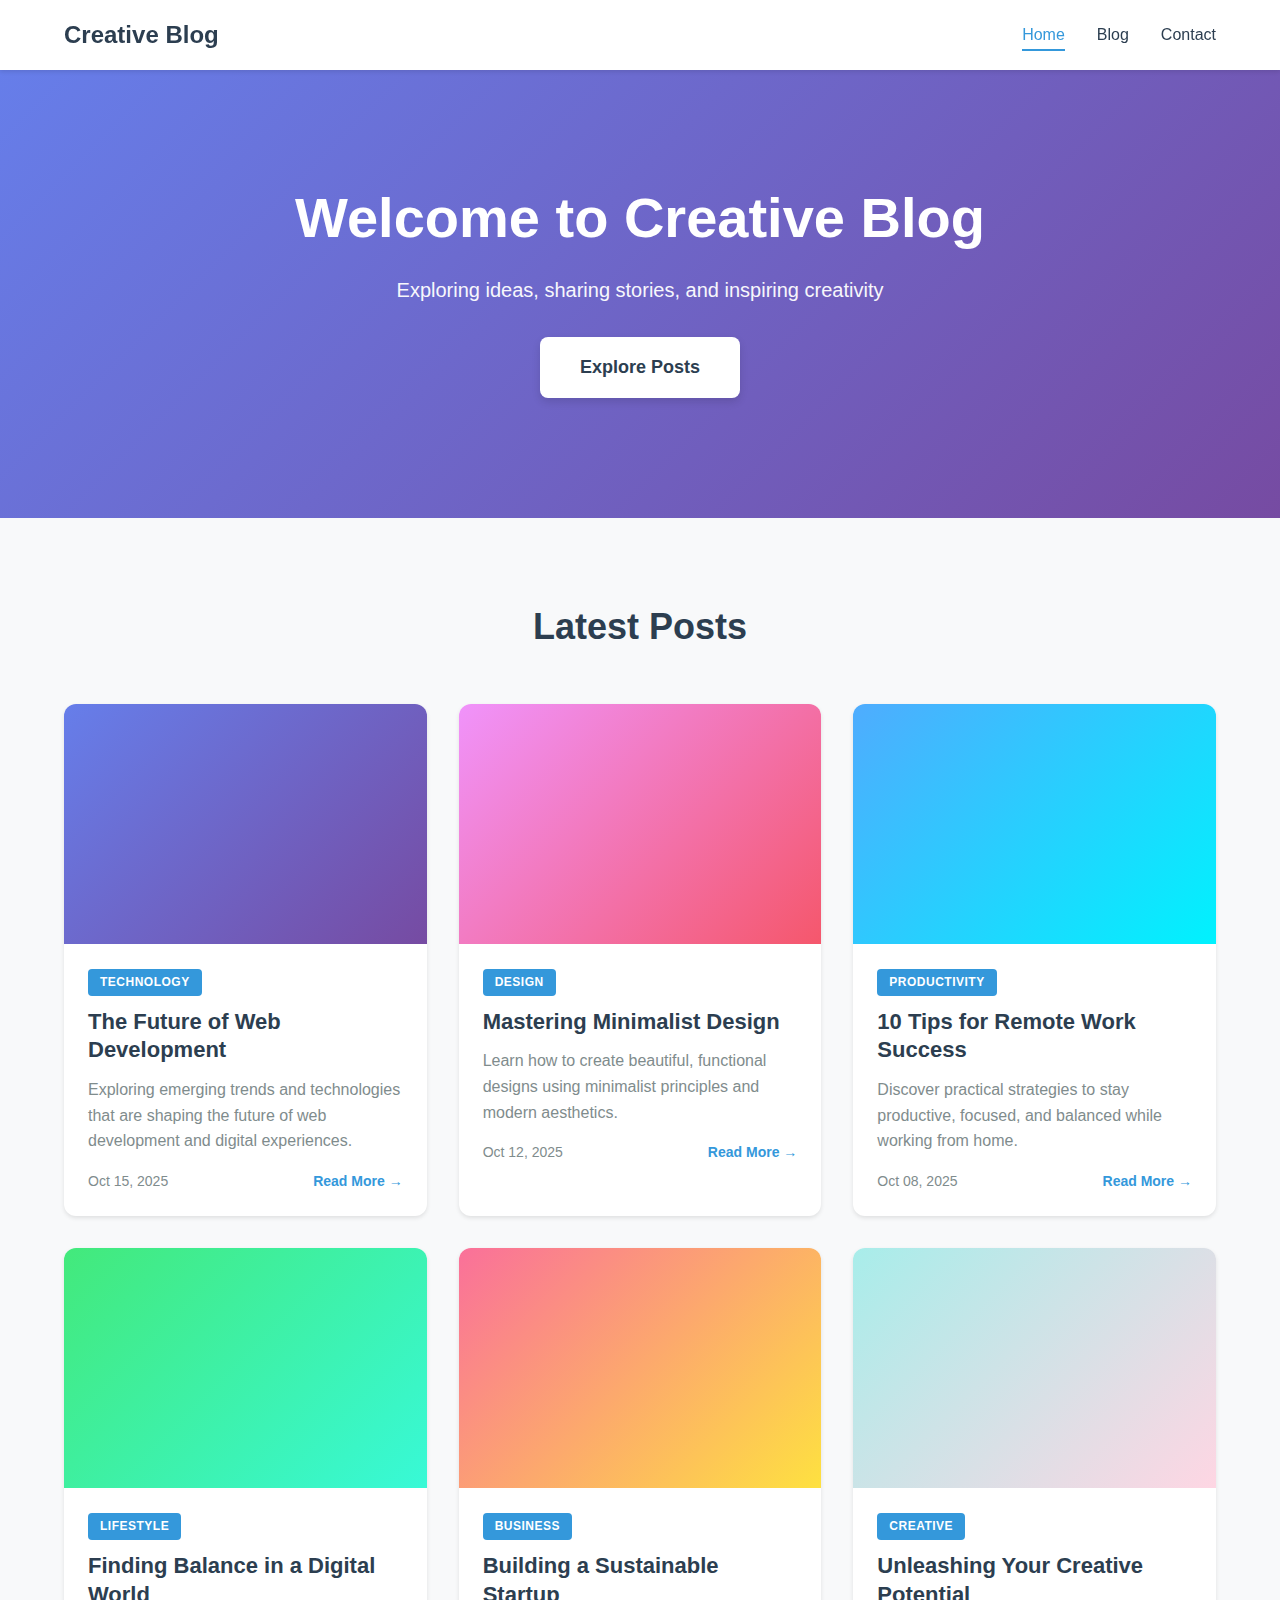
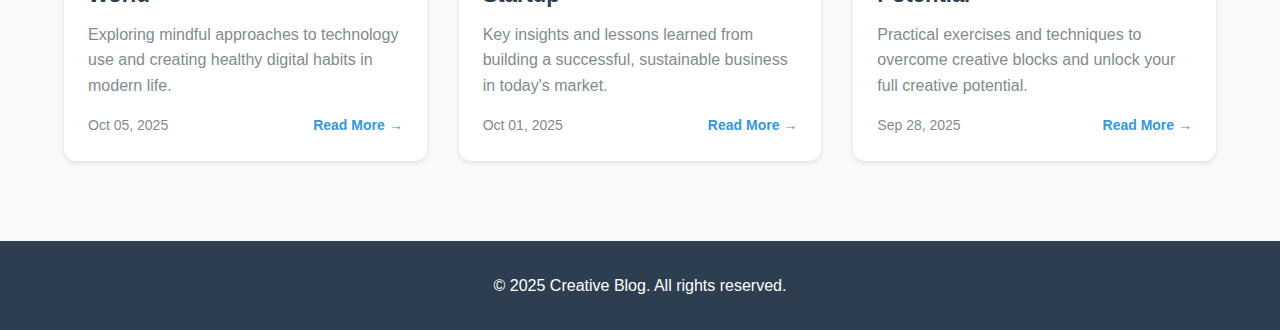
<file: index.html>
<!doctype html>
<html lang="en">
  <head>
    <meta charset="UTF-8" />
    <link rel="icon" type="image/svg+xml" href="/vite.svg" />
    <meta name="viewport" content="width=device-width, initial-scale=1.0" />
    <title>Creative Blog - Home</title>
    <link rel="stylesheet" href="/style.css" />
  </head>
  <body>
    <nav class="navbar">
      <div class="nav-container">
        <a href="/" class="nav-logo">Creative Blog</a>
        <button class="nav-toggle" id="navToggle">
          <span></span>
          <span></span>
          <span></span>
        </button>
        <ul class="nav-menu" id="navMenu">
          <li><a href="/" class="nav-link active">Home</a></li>
          <li><a href="/post.html" class="nav-link">Blog</a></li>
          <li><a href="/contact.html" class="nav-link">Contact</a></li>
        </ul>
      </div>
    </nav>

    <header class="hero">
      <div class="hero-content">
        <h1 class="hero-title">Welcome to Creative Blog</h1>
        <p class="hero-subtitle">Exploring ideas, sharing stories, and inspiring creativity</p>
        <a href="#posts" class="hero-button">Explore Posts</a>
      </div>
    </header>

    <section id="posts" class="posts-section">
      <div class="container">
        <h2 class="section-title">Latest Posts</h2>
        <div class="posts-grid">
          <article class="post-card">
            <div class="post-image" style="background: linear-gradient(135deg, #667eea 0%, #764ba2 100%);"></div>
            <div class="post-content">
              <span class="post-category">Technology</span>
              <h3 class="post-title">The Future of Web Development</h3>
              <p class="post-excerpt">Exploring emerging trends and technologies that are shaping the future of web development and digital experiences.</p>
              <div class="post-meta">
                <span class="post-date">Oct 15, 2025</span>
                <a href="/post.html" class="post-link">Read More →</a>
              </div>
            </div>
          </article>

          <article class="post-card">
            <div class="post-image" style="background: linear-gradient(135deg, #f093fb 0%, #f5576c 100%);"></div>
            <div class="post-content">
              <span class="post-category">Design</span>
              <h3 class="post-title">Mastering Minimalist Design</h3>
              <p class="post-excerpt">Learn how to create beautiful, functional designs using minimalist principles and modern aesthetics.</p>
              <div class="post-meta">
                <span class="post-date">Oct 12, 2025</span>
                <a href="/post.html" class="post-link">Read More →</a>
              </div>
            </div>
          </article>

          <article class="post-card">
            <div class="post-image" style="background: linear-gradient(135deg, #4facfe 0%, #00f2fe 100%);"></div>
            <div class="post-content">
              <span class="post-category">Productivity</span>
              <h3 class="post-title">10 Tips for Remote Work Success</h3>
              <p class="post-excerpt">Discover practical strategies to stay productive, focused, and balanced while working from home.</p>
              <div class="post-meta">
                <span class="post-date">Oct 08, 2025</span>
                <a href="/post.html" class="post-link">Read More →</a>
              </div>
            </div>
          </article>

          <article class="post-card">
            <div class="post-image" style="background: linear-gradient(135deg, #43e97b 0%, #38f9d7 100%);"></div>
            <div class="post-content">
              <span class="post-category">Lifestyle</span>
              <h3 class="post-title">Finding Balance in a Digital World</h3>
              <p class="post-excerpt">Exploring mindful approaches to technology use and creating healthy digital habits in modern life.</p>
              <div class="post-meta">
                <span class="post-date">Oct 05, 2025</span>
                <a href="/post.html" class="post-link">Read More →</a>
              </div>
            </div>
          </article>

          <article class="post-card">
            <div class="post-image" style="background: linear-gradient(135deg, #fa709a 0%, #fee140 100%);"></div>
            <div class="post-content">
              <span class="post-category">Business</span>
              <h3 class="post-title">Building a Sustainable Startup</h3>
              <p class="post-excerpt">Key insights and lessons learned from building a successful, sustainable business in today's market.</p>
              <div class="post-meta">
                <span class="post-date">Oct 01, 2025</span>
                <a href="/post.html" class="post-link">Read More →</a>
              </div>
            </div>
          </article>

          <article class="post-card">
            <div class="post-image" style="background: linear-gradient(135deg, #a8edea 0%, #fed6e3 100%);"></div>
            <div class="post-content">
              <span class="post-category">Creative</span>
              <h3 class="post-title">Unleashing Your Creative Potential</h3>
              <p class="post-excerpt">Practical exercises and techniques to overcome creative blocks and unlock your full creative potential.</p>
              <div class="post-meta">
                <span class="post-date">Sep 28, 2025</span>
                <a href="/post.html" class="post-link">Read More →</a>
              </div>
            </div>
          </article>
        </div>
      </div>
    </section>

    <footer class="footer">
      <div class="container">
        <p>&copy; 2025 Creative Blog. All rights reserved.</p>
      </div>
    </footer>

    <script type="module" src="/main.js"></script>
  </body>
</html>
</file>
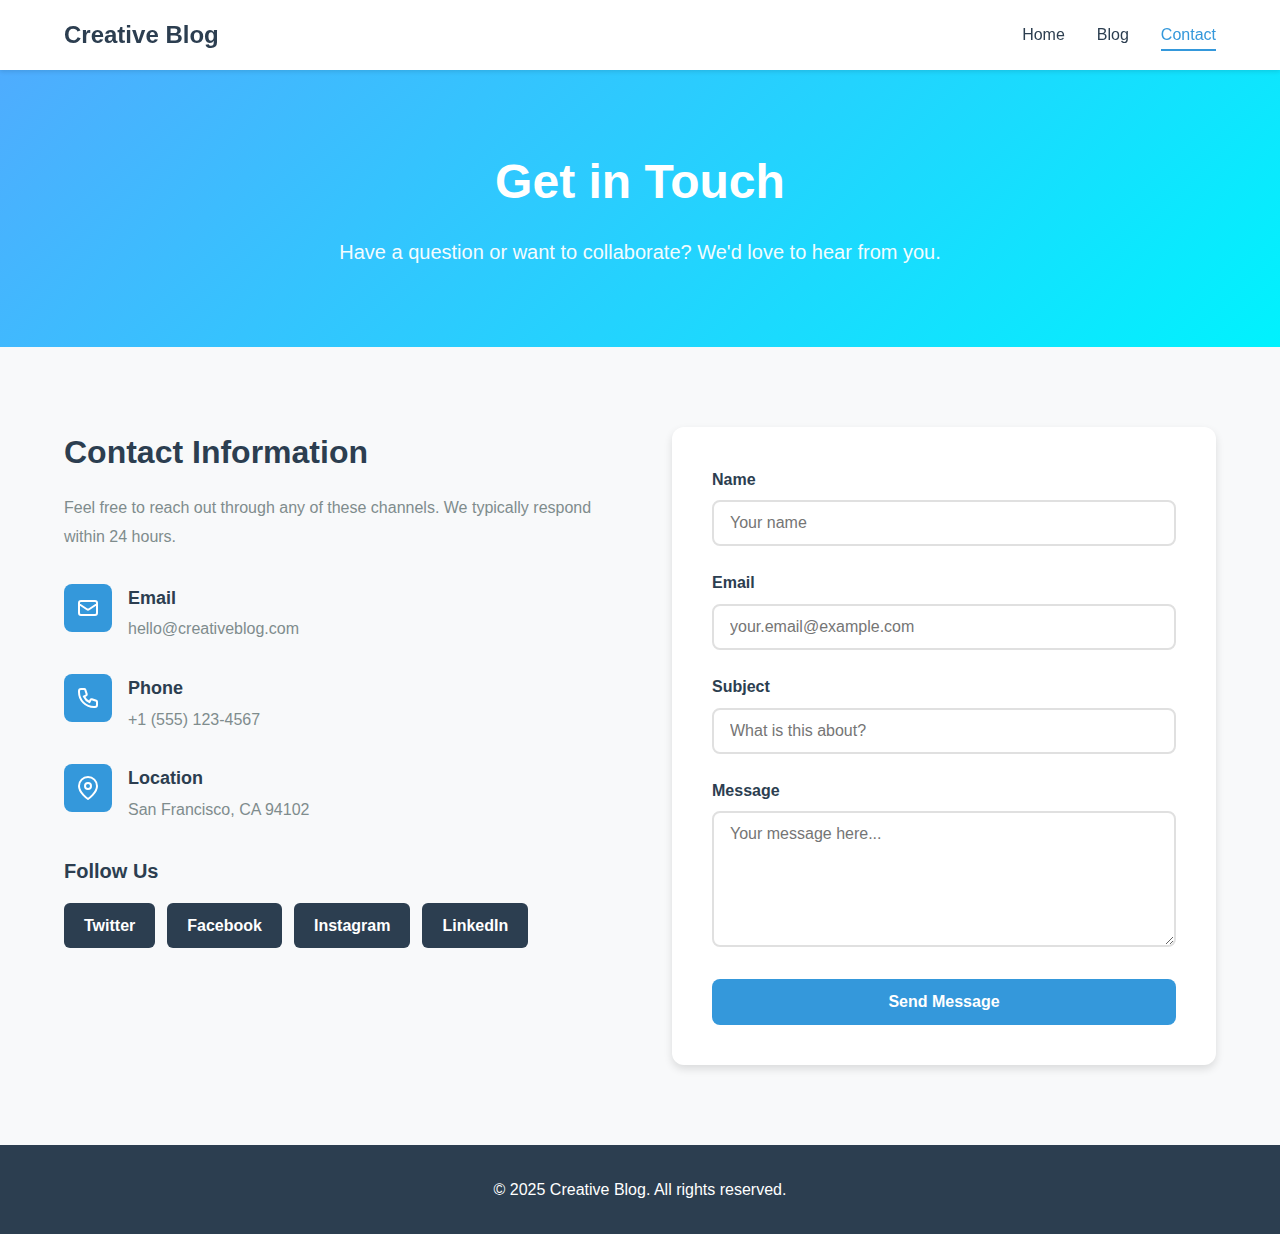
<file: contact.html>
<!doctype html>
<html lang="en">

<head>
  <meta charset="UTF-8" />
  <link rel="icon" type="image/svg+xml" href="/vite.svg" />
  <meta name="viewport" content="width=device-width, initial-scale=1.0" />
  <title>Contact Us - Creative Blog</title>
  <link rel="stylesheet" href="/style.css" />
</head>

<body>
  <nav class="navbar">
    <div class="nav-container">
      <a href="/" class="nav-logo">Creative Blog</a>
      <button class="nav-toggle" id="navToggle">
        <span></span>
        <span></span>
        <span></span>
      </button>
      <ul class="nav-menu" id="navMenu">
        <li><a href="/" class="nav-link">Home</a></li>
        <li><a href="/post.html" class="nav-link">Blog</a></li>
        <li><a href="/contact.html" class="nav-link active">Contact</a></li>
      </ul>
    </div>
  </nav>

  <section class="contact-hero">
    <div class="container">
      <h1 class="page-title">Get in Touch</h1>
      <p class="page-subtitle">Have a question or want to collaborate? We'd love to hear from you.</p>
    </div>
  </section>

  <section class="contact-section">
    <div class="container">
      <div class="contact-grid">
        <div class="contact-info">
          <h2>Contact Information</h2>
          <p>Feel free to reach out through any of these channels. We typically respond within 24 hours.</p>

          <div class="contact-item">
            <div class="contact-icon">
              <svg width="24" height="24" viewBox="0 0 24 24" fill="none" stroke="currentColor" stroke-width="2">
                <path
                  d="M3 8l7.89 5.26a2 2 0 002.22 0L21 8M5 19h14a2 2 0 002-2V7a2 2 0 00-2-2H5a2 2 0 00-2 2v10a2 2 0 002 2z" />
              </svg>
            </div>
            <div>
              <h3>Email</h3>
              <p>hello@creativeblog.com</p>
            </div>
          </div>

          <div class="contact-item">
            <div class="contact-icon">
              <svg width="24" height="24" viewBox="0 0 24 24" fill="none" stroke="currentColor" stroke-width="2">
                <path
                  d="M3 5a2 2 0 012-2h3.28a1 1 0 01.948.684l1.498 4.493a1 1 0 01-.502 1.21l-2.257 1.13a11.042 11.042 0 005.516 5.516l1.13-2.257a1 1 0 011.21-.502l4.493 1.498a1 1 0 01.684.949V19a2 2 0 01-2 2h-1C9.716 21 3 14.284 3 6V5z" />
              </svg>
            </div>
            <div>
              <h3>Phone</h3>
              <p>+1 (555) 123-4567</p>
            </div>
          </div>

          <div class="contact-item">
            <div class="contact-icon">
              <svg width="24" height="24" viewBox="0 0 24 24" fill="none" stroke="currentColor" stroke-width="2">
                <path d="M21 10c0 7-9 13-9 13s-9-6-9-13a9 9 0 0118 0z" />
                <circle cx="12" cy="10" r="3" />
              </svg>
            </div>
            <div>
              <h3>Location</h3>
              <p>San Francisco, CA 94102</p>
            </div>
          </div>

          <div class="social-links">
            <h3>Follow Us</h3>
            <div class="social-icons">
              <a href="#" class="social-icon">Twitter</a>
              <a href="#" class="social-icon">Facebook</a>
              <a href="#" class="social-icon">Instagram</a>
              <a href="#" class="social-icon">LinkedIn</a>
            </div>
          </div>
        </div>

        <div class="contact-form-wrapper">
          <form class="contact-form" id="contactForm">
            <div class="form-group">
              <label for="name">Name</label>
              <input type="text" id="name" name="name" required placeholder="Your name">
            </div>

            <div class="form-group">
              <label for="email">Email</label>
              <input type="email" id="email" name="email" required placeholder="your.email@example.com">
            </div>

            <div class="form-group">
              <label for="subject">Subject</label>
              <input type="text" id="subject" name="subject" required placeholder="What is this about?">
            </div>

            <div class="form-group">
              <label for="message">Message</label>
              <textarea id="message" name="message" rows="6" required placeholder="Your message here..."></textarea>
            </div>

            <button type="submit" class="submit-button">Send Message</button>
          </form>
          <div class="form-success" id="formSuccess">
            <svg width="48" height="48" viewBox="0 0 24 24" fill="none" stroke="currentColor" stroke-width="2">
              <path d="M22 11.08V12a10 10 0 11-5.93-9.14" />
              <polyline points="22 4 12 14.01 9 11.01" />
            </svg>
            <h3>Message Sent!</h3>
            <p>Thank you for reaching out. We'll get back to you soon.</p>
          </div>
        </div>
      </div>
    </div>
  </section>

  <footer class="footer">
    <div class="container">
      <p>&copy; 2025 Creative Blog. All rights reserved.</p>
    </div>
  </footer>

  <script type="module" src="/main.js"></script>
</body>

</html>
</file>
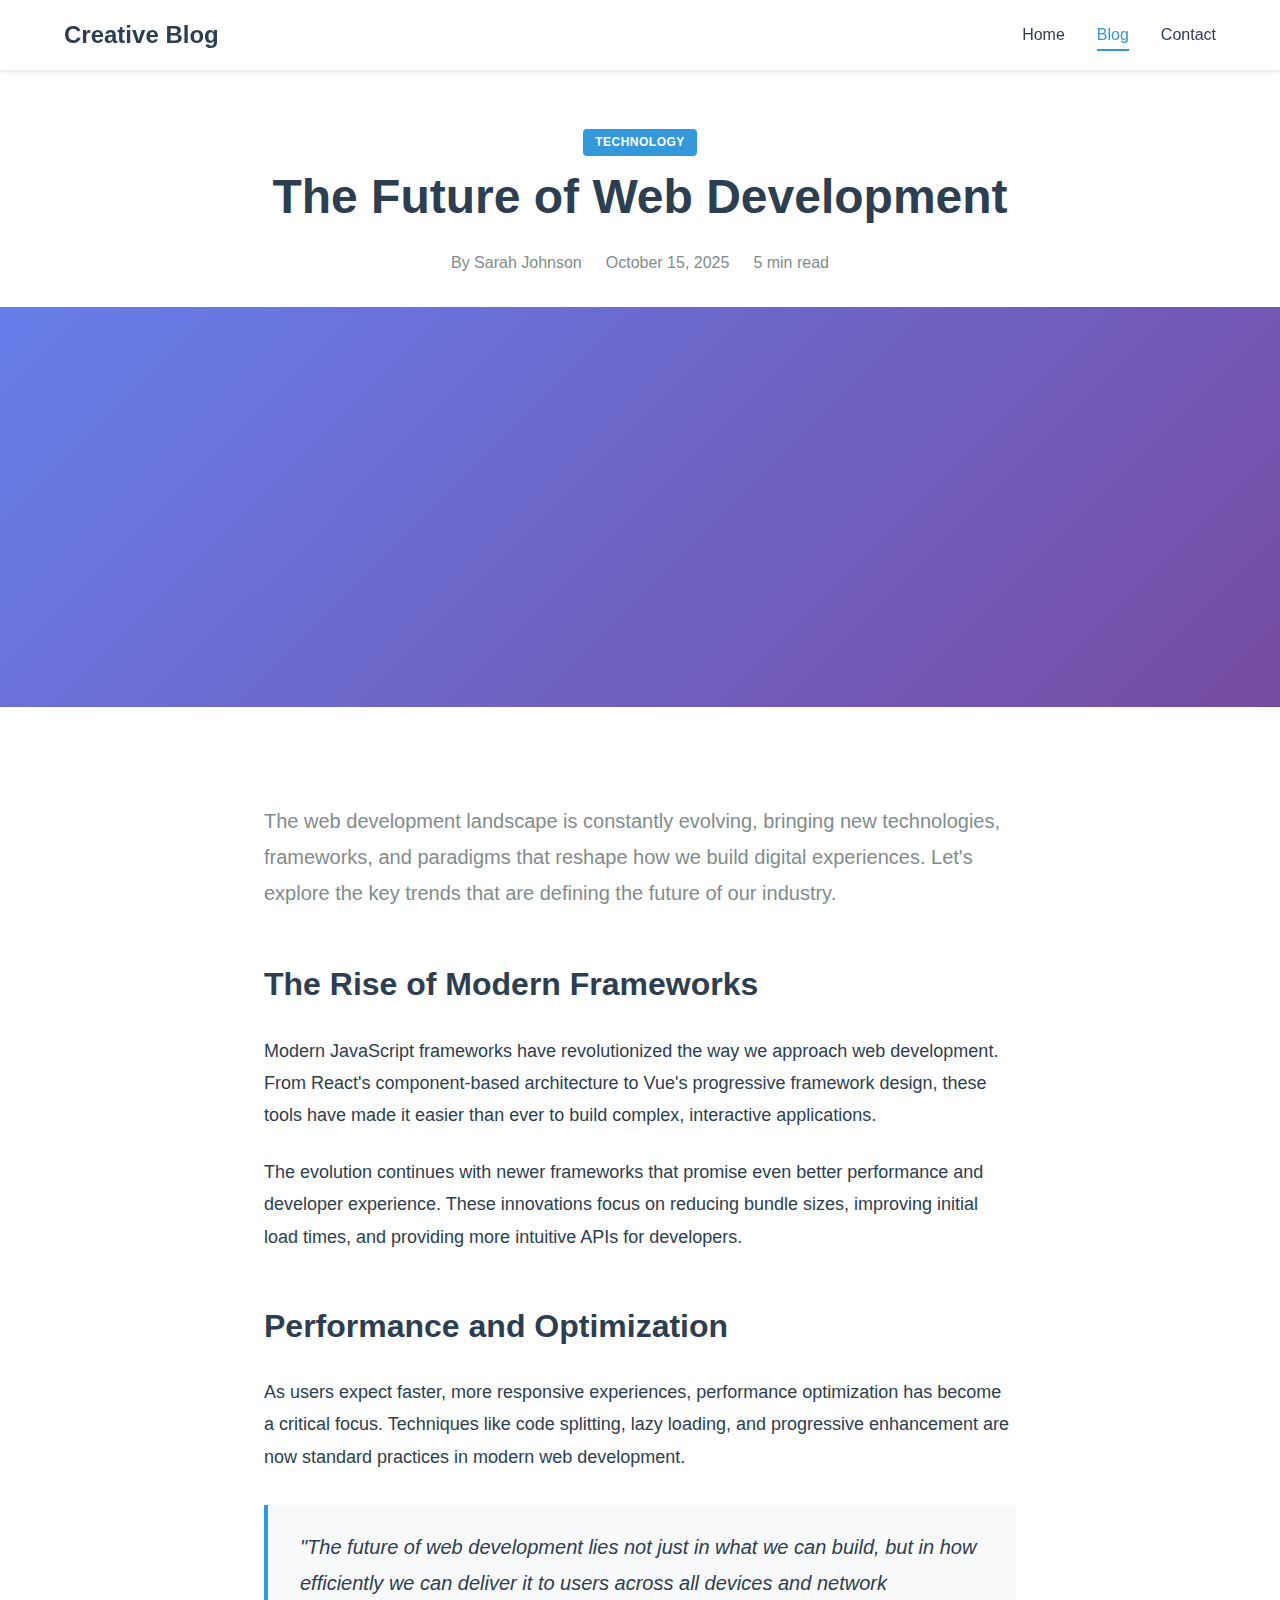
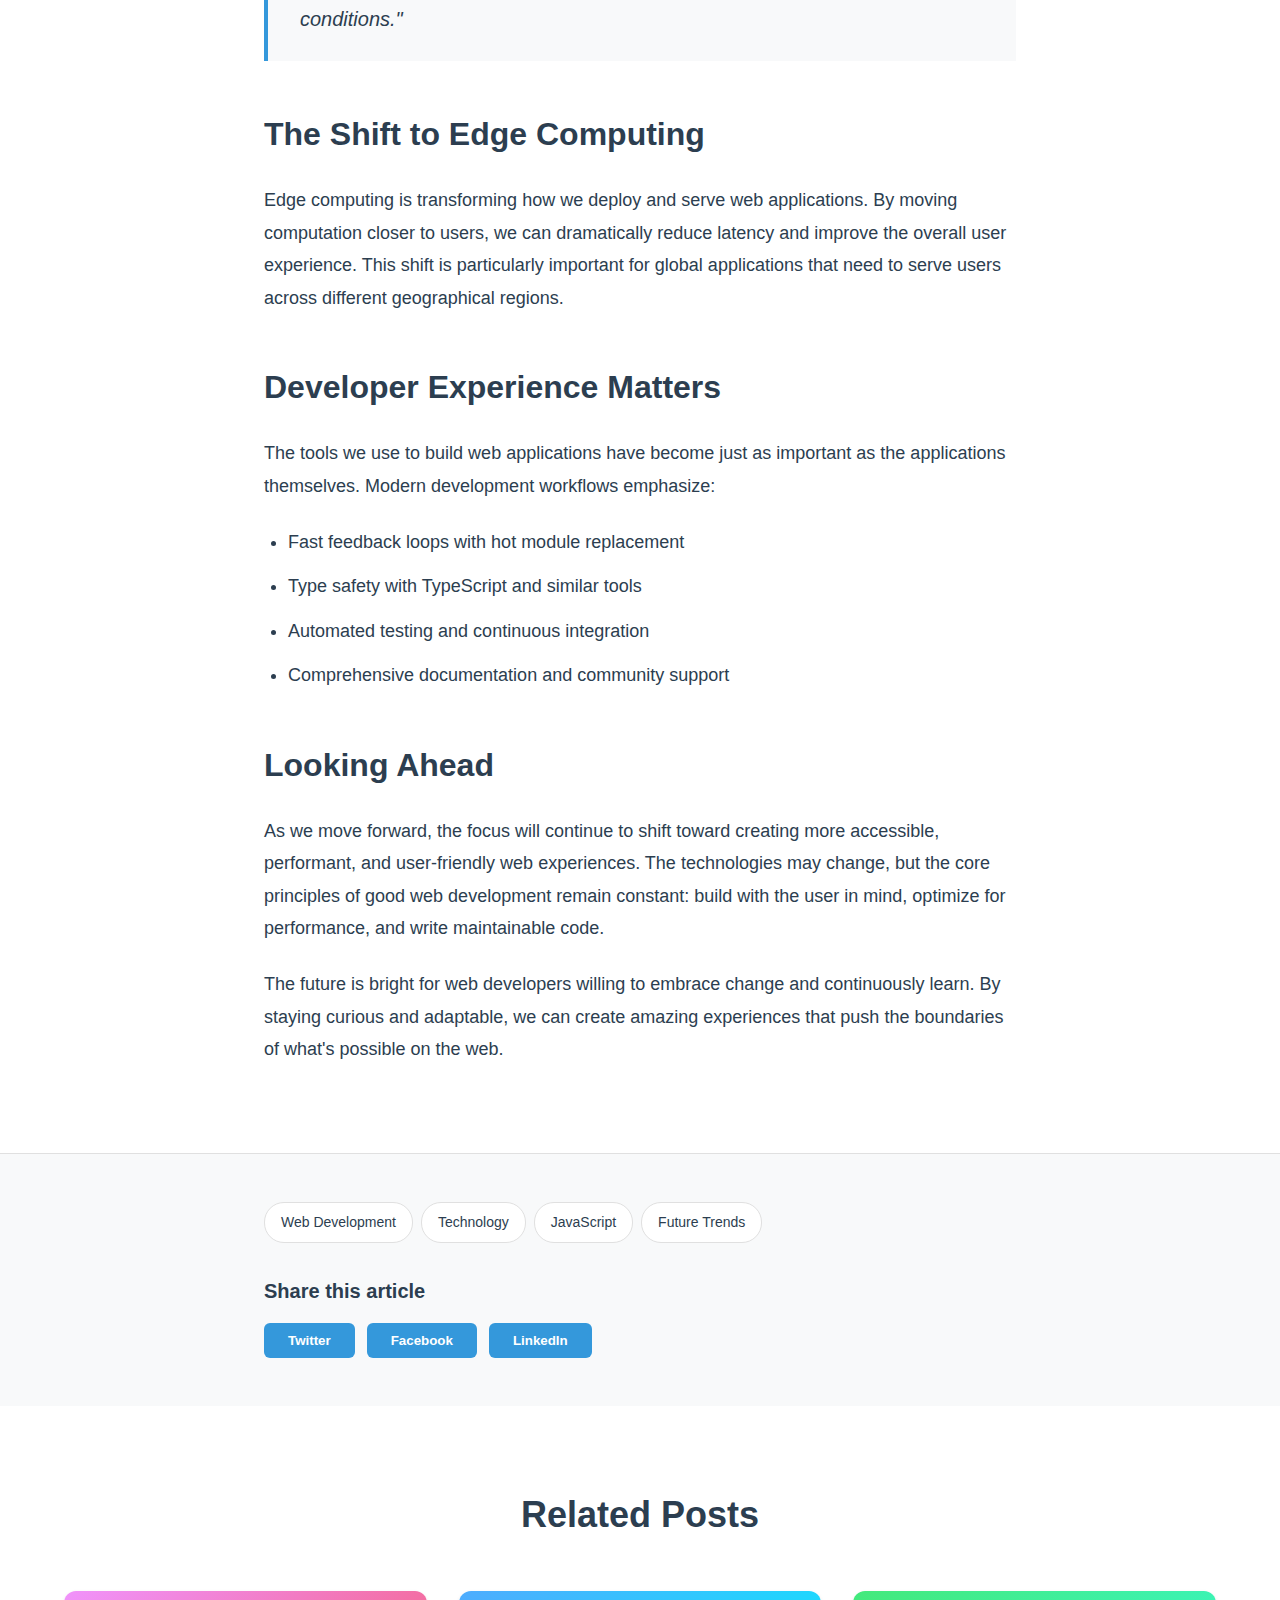
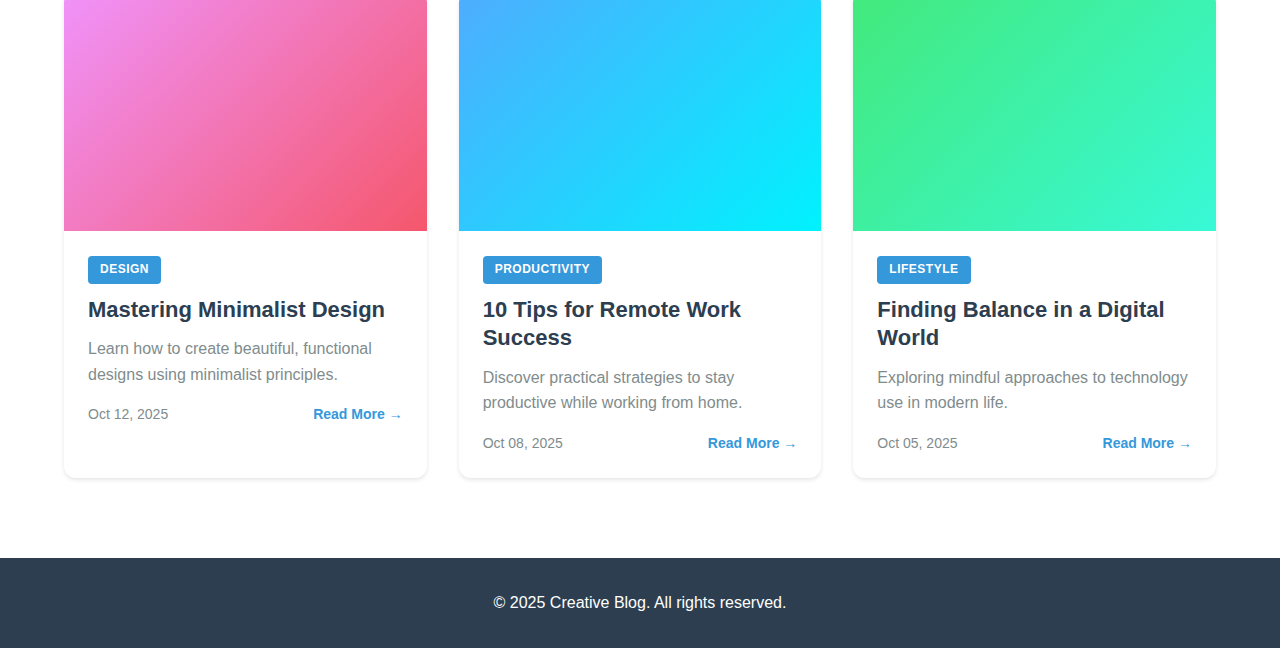
<file: post.html>
<!doctype html>
<html lang="en">

<head>
  <meta charset="UTF-8" />
  <link rel="icon" type="image/svg+xml" href="/vite.svg" />
  <meta name="viewport" content="width=device-width, initial-scale=1.0" />
  <title>The Future of Web Development - Creative Blog</title>
  <link rel="stylesheet" href="/style.css" />
</head>

<body>
  <nav class="navbar">
    <div class="nav-container">
      <a href="/" class="nav-logo">Creative Blog</a>
      <button class="nav-toggle" id="navToggle">
        <span></span>
        <span></span>
        <span></span>
      </button>
      <ul class="nav-menu" id="navMenu">
        <li><a href="/" class="nav-link">Home</a></li>
        <li><a href="/post.html" class="nav-link active">Blog</a></li>
        <li><a href="/contact.html" class="nav-link">Contact</a></li>
      </ul>
    </div>
  </nav>

  <article class="single-post">
    <header class="post-header">
      <div class="container">
        <span class="post-category">Technology</span>
        <h1 class="post-title-large">The Future of Web Development</h1>
        <div class="post-meta-large">
          <span class="post-author">By Sarah Johnson</span>
          <span class="post-date">October 15, 2025</span>
          <span class="post-reading-time">5 min read</span>
        </div>
      </div>
    </header>

    <div class="post-featured-image" style="background: linear-gradient(135deg, #667eea 0%, #764ba2 100%);"></div>

    <div class="post-body">
      <div class="container-narrow">
        <p class="lead">The web development landscape is constantly evolving, bringing new technologies, frameworks, and
          paradigms that reshape how we build digital experiences. Let's explore the key trends that are defining the
          future of our industry.</p>

        <h2>The Rise of Modern Frameworks</h2>
        <p>Modern JavaScript frameworks have revolutionized the way we approach web development. From React's
          component-based architecture to Vue's progressive framework design, these tools have made it easier than ever
          to build complex, interactive applications.</p>

        <p>The evolution continues with newer frameworks that promise even better performance and developer experience.
          These innovations focus on reducing bundle sizes, improving initial load times, and providing more intuitive
          APIs for developers.</p>

        <h2>Performance and Optimization</h2>
        <p>As users expect faster, more responsive experiences, performance optimization has become a critical focus.
          Techniques like code splitting, lazy loading, and progressive enhancement are now standard practices in modern
          web development.</p>

        <blockquote>
          "The future of web development lies not just in what we can build, but in how efficiently we can deliver it to
          users across all devices and network conditions."
        </blockquote>

        <h2>The Shift to Edge Computing</h2>
        <p>Edge computing is transforming how we deploy and serve web applications. By moving computation closer to
          users, we can dramatically reduce latency and improve the overall user experience. This shift is particularly
          important for global applications that need to serve users across different geographical regions.</p>

        <h2>Developer Experience Matters</h2>
        <p>The tools we use to build web applications have become just as important as the applications themselves.
          Modern development workflows emphasize:</p>

        <ul>
          <li>Fast feedback loops with hot module replacement</li>
          <li>Type safety with TypeScript and similar tools</li>
          <li>Automated testing and continuous integration</li>
          <li>Comprehensive documentation and community support</li>
        </ul>

        <h2>Looking Ahead</h2>
        <p>As we move forward, the focus will continue to shift toward creating more accessible, performant, and
          user-friendly web experiences. The technologies may change, but the core principles of good web development
          remain constant: build with the user in mind, optimize for performance, and write maintainable code.</p>

        <p>The future is bright for web developers willing to embrace change and continuously learn. By staying curious
          and adaptable, we can create amazing experiences that push the boundaries of what's possible on the web.</p>
      </div>
    </div>

    <div class="post-footer">
      <div class="container-narrow">
        <div class="post-tags">
          <span class="tag">Web Development</span>
          <span class="tag">Technology</span>
          <span class="tag">JavaScript</span>
          <span class="tag">Future Trends</span>
        </div>
        <div class="post-share">
          <h3>Share this article</h3>
          <div class="share-buttons">
            <button class="share-button">Twitter</button>
            <button class="share-button">Facebook</button>
            <button class="share-button">LinkedIn</button>
          </div>
        </div>
      </div>
    </div>
  </article>

  <section class="related-posts">
    <div class="container">
      <h2 class="section-title">Related Posts</h2>
      <div class="posts-grid">
        <article class="post-card">
          <div class="post-image" style="background: linear-gradient(135deg, #f093fb 0%, #f5576c 100%);"></div>
          <div class="post-content">
            <span class="post-category">Design</span>
            <h3 class="post-title">Mastering Minimalist Design</h3>
            <p class="post-excerpt">Learn how to create beautiful, functional designs using minimalist principles.</p>
            <div class="post-meta">
              <span class="post-date">Oct 12, 2025</span>
              <a href="/post.html" class="post-link">Read More →</a>
            </div>
          </div>
        </article>

        <article class="post-card">
          <div class="post-image" style="background: linear-gradient(135deg, #4facfe 0%, #00f2fe 100%);"></div>
          <div class="post-content">
            <span class="post-category">Productivity</span>
            <h3 class="post-title">10 Tips for Remote Work Success</h3>
            <p class="post-excerpt">Discover practical strategies to stay productive while working from home.</p>
            <div class="post-meta">
              <span class="post-date">Oct 08, 2025</span>
              <a href="/post.html" class="post-link">Read More →</a>
            </div>
          </div>
        </article>

        <article class="post-card">
          <div class="post-image" style="background: linear-gradient(135deg, #43e97b 0%, #38f9d7 100%);"></div>
          <div class="post-content">
            <span class="post-category">Lifestyle</span>
            <h3 class="post-title">Finding Balance in a Digital World</h3>
            <p class="post-excerpt">Exploring mindful approaches to technology use in modern life.</p>
            <div class="post-meta">
              <span class="post-date">Oct 05, 2025</span>
              <a href="/post.html" class="post-link">Read More →</a>
            </div>
          </div>
        </article>
      </div>
    </div>
  </section>

  <footer class="footer">
    <div class="container">
      <p>&copy; 2025 Creative Blog. All rights reserved.</p>
    </div>
  </footer>

  <script type="module" src="/main.js"></script>
</body>

</html>
</file>
<file: style.css>
* {
  margin: 0;
  padding: 0;
  box-sizing: border-box;
}

:root {
  --primary-color: #2c3e50;
  --secondary-color: #3498db;
  --accent-color: #e74c3c;
  --text-dark: #2c3e50;
  --text-light: #7f8c8d;
  --bg-light: #f8f9fa;
  --bg-white: #ffffff;
  --border-color: #e0e0e0;
  --shadow-sm: 0 2px 4px rgba(0, 0, 0, 0.1);
  --shadow-md: 0 4px 8px rgba(0, 0, 0, 0.12);
  --shadow-lg: 0 8px 16px rgba(0, 0, 0, 0.15);
  --transition: all 0.3s ease;
}

body {
  font-family: -apple-system, BlinkMacSystemFont, 'Segoe UI', Roboto, Oxygen, Ubuntu, Cantarell, sans-serif;
  line-height: 1.6;
  color: var(--text-dark);
  background-color: var(--bg-white);
  min-height: 100vh;
  display: flex;
  flex-direction: column;
}

html {
  scroll-behavior: smooth;
}

a {
  text-decoration: none;
  color: inherit;
}

img {
  max-width: 100%;
  display: block;
}

.container {
  max-width: 1200px;
  margin: 0 auto;
  padding: 0 24px;
}

.container-narrow {
  max-width: 800px;
  margin: 0 auto;
  padding: 0 24px;
}

.navbar {
  position: fixed;
  top: 0;
  left: 0;
  right: 0;
  background-color: var(--bg-white);
  box-shadow: var(--shadow-sm);
  z-index: 1000;
  transition: var(--transition);
}

.navbar.scrolled {
  box-shadow: var(--shadow-md);
}

.nav-container {
  max-width: 1200px;
  margin: 0 auto;
  padding: 16px 24px;
  display: flex;
  justify-content: space-between;
  align-items: center;
}

.nav-logo {
  font-size: 24px;
  font-weight: 700;
  color: var(--primary-color);
  transition: var(--transition);
}

.nav-logo:hover {
  color: var(--secondary-color);
}

.nav-menu {
  display: flex;
  list-style: none;
  gap: 32px;
  align-items: center;
}

.nav-link {
  color: var(--text-dark);
  font-weight: 500;
  transition: var(--transition);
  position: relative;
  padding: 8px 0;
}

.nav-link::after {
  content: '';
  position: absolute;
  bottom: 0;
  left: 0;
  width: 0;
  height: 2px;
  background-color: var(--secondary-color);
  transition: width 0.3s ease;
}

.nav-link:hover::after,
.nav-link.active::after {
  width: 100%;
}

.nav-link:hover {
  color: var(--secondary-color);
}

.nav-link.active {
  color: var(--secondary-color);
}

.nav-toggle {
  display: none;
  flex-direction: column;
  gap: 4px;
  background: none;
  border: none;
  cursor: pointer;
  padding: 8px;
}

.nav-toggle span {
  width: 25px;
  height: 3px;
  background-color: var(--primary-color);
  transition: var(--transition);
  border-radius: 2px;
}

.nav-toggle.active span:nth-child(1) {
  transform: rotate(45deg) translate(5px, 5px);
}

.nav-toggle.active span:nth-child(2) {
  opacity: 0;
}

.nav-toggle.active span:nth-child(3) {
  transform: rotate(-45deg) translate(7px, -6px);
}

.hero {
  margin-top: 64px;
  background: linear-gradient(135deg, #667eea 0%, #764ba2 100%);
  color: white;
  padding: 120px 24px;
  text-align: center;
}

.hero-content {
  max-width: 800px;
  margin: 0 auto;
}

.hero-title {
  font-size: 56px;
  font-weight: 700;
  margin-bottom: 24px;
  line-height: 1.2;
}

.hero-subtitle {
  font-size: 20px;
  margin-bottom: 32px;
  opacity: 0.95;
  line-height: 1.5;
}

.hero-button {
  display: inline-block;
  background-color: white;
  color: var(--primary-color);
  padding: 16px 40px;
  border-radius: 8px;
  font-weight: 600;
  font-size: 18px;
  transition: var(--transition);
  box-shadow: var(--shadow-md);
}

.hero-button:hover {
  transform: translateY(-2px);
  box-shadow: var(--shadow-lg);
}

.posts-section {
  padding: 80px 0;
  background-color: var(--bg-light);
}

.section-title {
  font-size: 36px;
  font-weight: 700;
  text-align: center;
  margin-bottom: 48px;
  color: var(--primary-color);
}

.posts-grid {
  display: grid;
  grid-template-columns: repeat(auto-fill, minmax(350px, 1fr));
  gap: 32px;
}

.post-card {
  background-color: var(--bg-white);
  border-radius: 12px;
  overflow: hidden;
  box-shadow: var(--shadow-sm);
  transition: var(--transition);
  cursor: pointer;
}

.post-card:hover {
  transform: translateY(-8px);
  box-shadow: var(--shadow-lg);
}

.post-image {
  width: 100%;
  height: 240px;
  background-size: cover;
  background-position: center;
}

.post-content {
  padding: 24px;
}

.post-category {
  display: inline-block;
  background-color: var(--secondary-color);
  color: white;
  padding: 4px 12px;
  border-radius: 4px;
  font-size: 12px;
  font-weight: 600;
  text-transform: uppercase;
  letter-spacing: 0.5px;
  margin-bottom: 12px;
}

.post-title {
  font-size: 22px;
  font-weight: 700;
  margin-bottom: 12px;
  color: var(--primary-color);
  line-height: 1.3;
}

.post-excerpt {
  color: var(--text-light);
  margin-bottom: 16px;
  line-height: 1.6;
}

.post-meta {
  display: flex;
  justify-content: space-between;
  align-items: center;
  font-size: 14px;
  color: var(--text-light);
}

.post-date {
  font-weight: 500;
}

.post-link {
  color: var(--secondary-color);
  font-weight: 600;
  transition: var(--transition);
}

.post-link:hover {
  color: var(--accent-color);
}

.single-post {
  margin-top: 64px;
  flex: 1;
}

.post-header {
  padding: 64px 24px 32px;
  text-align: center;
}

.post-title-large {
  font-size: 48px;
  font-weight: 700;
  margin-bottom: 24px;
  color: var(--primary-color);
  line-height: 1.2;
}

.post-meta-large {
  display: flex;
  justify-content: center;
  gap: 24px;
  flex-wrap: wrap;
  color: var(--text-light);
  font-size: 16px;
}

.post-author,
.post-reading-time {
  font-weight: 500;
}

.post-featured-image {
  width: 100%;
  height: 400px;
  background-size: cover;
  background-position: center;
  margin-bottom: 48px;
}

.post-body {
  padding: 48px 24px 64px;
}

.post-body .lead {
  font-size: 20px;
  color: var(--text-light);
  margin-bottom: 32px;
  line-height: 1.8;
}

.post-body h2 {
  font-size: 32px;
  font-weight: 700;
  margin: 48px 0 24px;
  color: var(--primary-color);
}

.post-body p {
  margin-bottom: 24px;
  line-height: 1.8;
  font-size: 18px;
}

.post-body ul {
  margin: 24px 0;
  padding-left: 24px;
}

.post-body li {
  margin-bottom: 12px;
  line-height: 1.8;
  font-size: 18px;
}

.post-body blockquote {
  border-left: 4px solid var(--secondary-color);
  padding: 24px 32px;
  margin: 32px 0;
  background-color: var(--bg-light);
  font-style: italic;
  font-size: 20px;
  line-height: 1.8;
  color: var(--text-dark);
}

.post-footer {
  padding: 48px 24px;
  border-top: 1px solid var(--border-color);
  background-color: var(--bg-light);
}

.post-tags {
  display: flex;
  flex-wrap: wrap;
  gap: 8px;
  margin-bottom: 32px;
}

.tag {
  background-color: var(--bg-white);
  padding: 8px 16px;
  border-radius: 20px;
  font-size: 14px;
  font-weight: 500;
  color: var(--text-dark);
  border: 1px solid var(--border-color);
}

.post-share h3 {
  font-size: 20px;
  margin-bottom: 16px;
  color: var(--primary-color);
}

.share-buttons {
  display: flex;
  gap: 12px;
  flex-wrap: wrap;
}

.share-button {
  background-color: var(--secondary-color);
  color: white;
  padding: 10px 24px;
  border-radius: 6px;
  border: none;
  font-weight: 600;
  cursor: pointer;
  transition: var(--transition);
}

.share-button:hover {
  background-color: var(--primary-color);
  transform: translateY(-2px);
}

.related-posts {
  padding: 80px 0;
  background-color: var(--bg-white);
}

.contact-hero {
  margin-top: 64px;
  padding: 80px 24px;
  background: linear-gradient(135deg, #4facfe 0%, #00f2fe 100%);
  color: white;
  text-align: center;
}

.page-title {
  font-size: 48px;
  font-weight: 700;
  margin-bottom: 16px;
}

.page-subtitle {
  font-size: 20px;
  opacity: 0.95;
  line-height: 1.5;
}

.contact-section {
  padding: 80px 0;
  background-color: var(--bg-light);
}

.contact-grid {
  display: grid;
  grid-template-columns: 1fr 1fr;
  gap: 64px;
  align-items: start;
}

.contact-info h2 {
  font-size: 32px;
  margin-bottom: 16px;
  color: var(--primary-color);
}

.contact-info > p {
  color: var(--text-light);
  margin-bottom: 32px;
  line-height: 1.8;
}

.contact-item {
  display: flex;
  gap: 16px;
  margin-bottom: 32px;
  align-items: flex-start;
}

.contact-icon {
  width: 48px;
  height: 48px;
  background-color: var(--secondary-color);
  color: white;
  border-radius: 8px;
  display: flex;
  align-items: center;
  justify-content: center;
  flex-shrink: 0;
}

.contact-item h3 {
  font-size: 18px;
  margin-bottom: 4px;
  color: var(--primary-color);
}

.contact-item p {
  color: var(--text-light);
}

.social-links h3 {
  font-size: 20px;
  margin-bottom: 16px;
  color: var(--primary-color);
}

.social-icons {
  display: flex;
  gap: 12px;
  flex-wrap: wrap;
}

.social-icon {
  background-color: var(--primary-color);
  color: white;
  padding: 10px 20px;
  border-radius: 6px;
  font-weight: 600;
  transition: var(--transition);
}

.social-icon:hover {
  background-color: var(--secondary-color);
  transform: translateY(-2px);
}

.contact-form-wrapper {
  position: relative;
}

.contact-form {
  background-color: var(--bg-white);
  padding: 40px;
  border-radius: 12px;
  box-shadow: var(--shadow-md);
}

.form-group {
  margin-bottom: 24px;
}

.form-group label {
  display: block;
  margin-bottom: 8px;
  font-weight: 600;
  color: var(--primary-color);
}

.form-group input,
.form-group textarea {
  width: 100%;
  padding: 12px 16px;
  border: 2px solid var(--border-color);
  border-radius: 8px;
  font-size: 16px;
  font-family: inherit;
  transition: var(--transition);
}

.form-group input:focus,
.form-group textarea:focus {
  outline: none;
  border-color: var(--secondary-color);
  box-shadow: 0 0 0 3px rgba(52, 152, 219, 0.1);
}

.form-group textarea {
  resize: vertical;
  min-height: 120px;
}

.submit-button {
  width: 100%;
  background-color: var(--secondary-color);
  color: white;
  padding: 14px 32px;
  border-radius: 8px;
  border: none;
  font-size: 16px;
  font-weight: 600;
  cursor: pointer;
  transition: var(--transition);
}

.submit-button:hover {
  background-color: var(--primary-color);
  transform: translateY(-2px);
  box-shadow: var(--shadow-md);
}

.form-success {
  display: none;
  background-color: var(--bg-white);
  padding: 40px;
  border-radius: 12px;
  box-shadow: var(--shadow-md);
  text-align: center;
  position: absolute;
  top: 0;
  left: 0;
  right: 0;
}

.form-success.show {
  display: block;
}

.form-success svg {
  margin: 0 auto 16px;
  color: #27ae60;
}

.form-success h3 {
  font-size: 24px;
  margin-bottom: 8px;
  color: var(--primary-color);
}

.form-success p {
  color: var(--text-light);
}

.footer {
  background-color: var(--primary-color);
  color: white;
  padding: 32px 24px;
  text-align: center;
  margin-top: auto;
}

.footer p {
  margin: 0;
}

@media (max-width: 768px) {
  .nav-toggle {
    display: flex;
  }

  .nav-menu {
    position: fixed;
    top: 64px;
    left: 0;
    right: 0;
    background-color: var(--bg-white);
    flex-direction: column;
    padding: 24px;
    box-shadow: var(--shadow-md);
    transform: translateX(100%);
    transition: var(--transition);
    gap: 16px;
  }

  .nav-menu.active {
    transform: translateX(0);
  }

  .hero {
    padding: 80px 24px;
  }

  .hero-title {
    font-size: 36px;
  }

  .hero-subtitle {
    font-size: 18px;
  }

  .posts-grid {
    grid-template-columns: 1fr;
  }

  .post-title-large {
    font-size: 32px;
  }

  .post-featured-image {
    height: 250px;
  }

  .post-meta-large {
    flex-direction: column;
    gap: 8px;
  }

  .contact-grid {
    grid-template-columns: 1fr;
    gap: 48px;
  }

  .page-title {
    font-size: 36px;
  }
}

@media (max-width: 480px) {
  .hero-title {
    font-size: 28px;
  }

  .section-title {
    font-size: 28px;
  }

  .post-title-large {
    font-size: 28px;
  }

  .page-title {
    font-size: 28px;
  }

  .contact-form {
    padding: 24px;
  }
}
</file>
